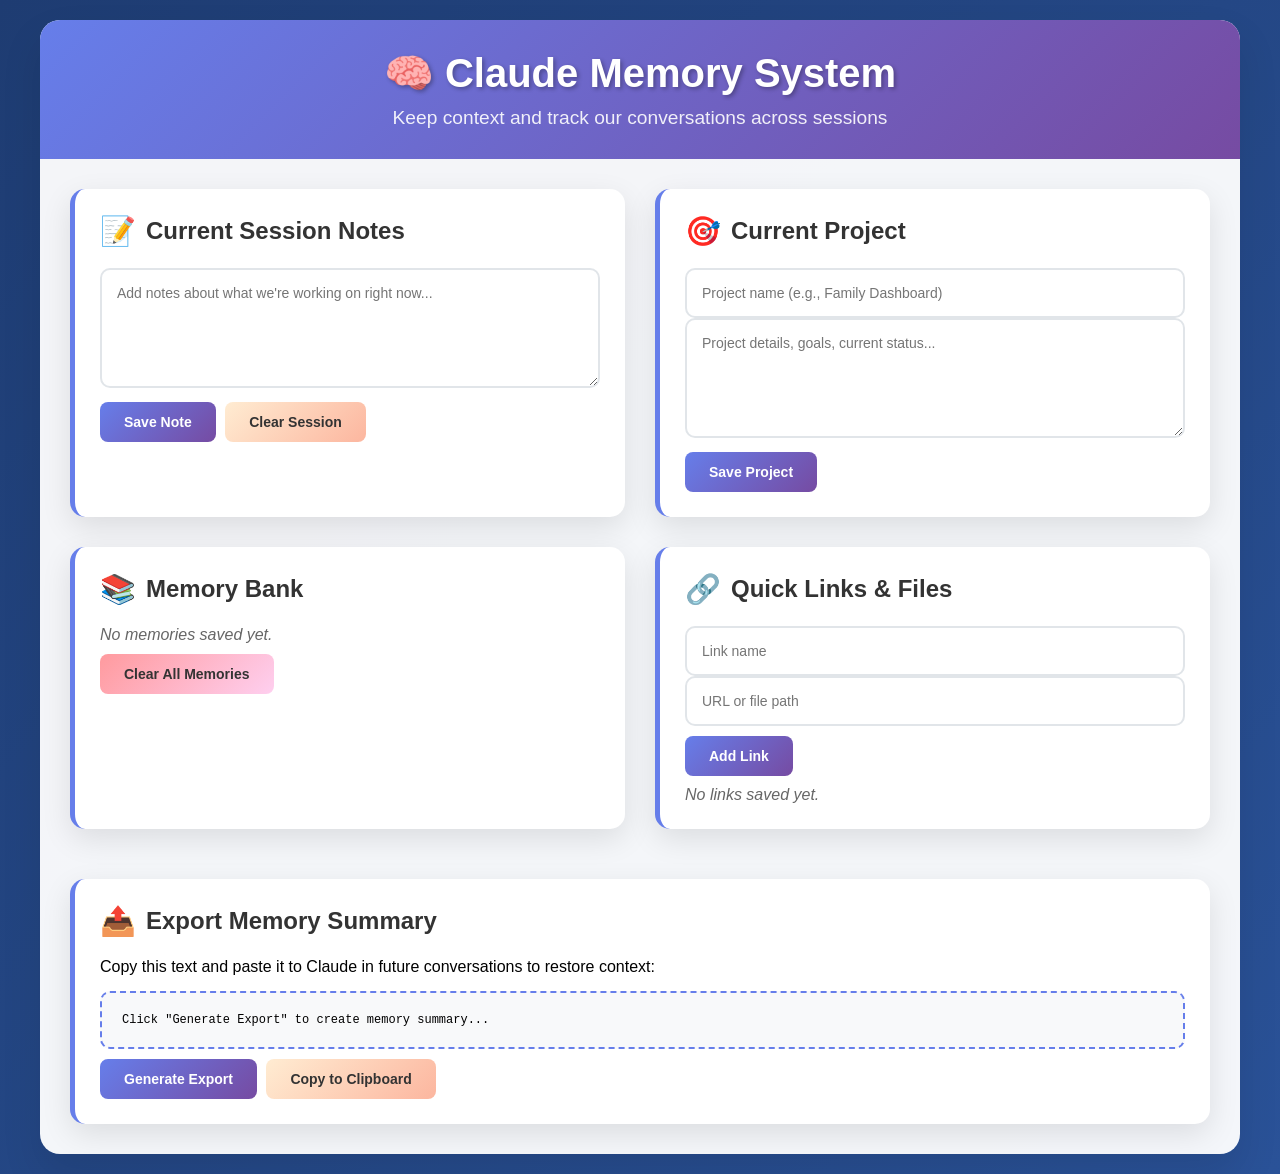
<file: claude-memory.html>
<!DOCTYPE html>
<html lang="en">
<head>
    <meta charset="UTF-8">
    <meta name="viewport" content="width=device-width, initial-scale=1.0">
    <title>Claude Memory & Context Tracker</title>
    <style>
        * {
            margin: 0;
            padding: 0;
            box-sizing: border-box;
        }
        
        body {
            font-family: 'Segoe UI', Tahoma, Geneva, Verdana, sans-serif;
            background: linear-gradient(135deg, #1e3c72 0%, #2a5298 100%);
            min-height: 100vh;
            padding: 20px;
        }
        
        .container {
            max-width: 1200px;
            margin: 0 auto;
            background: rgba(255, 255, 255, 0.95);
            border-radius: 20px;
            box-shadow: 0 20px 40px rgba(0,0,0,0.1);
            overflow: hidden;
        }
        
        .header {
            background: linear-gradient(135deg, #667eea 0%, #764ba2 100%);
            color: white;
            padding: 30px;
            text-align: center;
        }
        
        .header h1 {
            font-size: 2.5em;
            margin-bottom: 10px;
            text-shadow: 2px 2px 4px rgba(0,0,0,0.3);
        }
        
        .header p {
            font-size: 1.2em;
            opacity: 0.9;
        }
        
        .content {
            padding: 30px;
            display: grid;
            grid-template-columns: 1fr 1fr;
            gap: 30px;
        }
        
        .section {
            background: white;
            border-radius: 15px;
            padding: 25px;
            box-shadow: 0 10px 30px rgba(0,0,0,0.1);
            border-left: 5px solid #667eea;
        }
        
        .section h2 {
            color: #333;
            margin-bottom: 20px;
            font-size: 1.5em;
            display: flex;
            align-items: center;
            gap: 10px;
        }
        
        .section-icon {
            font-size: 1.2em;
        }
        
        textarea, input {
            width: 100%;
            padding: 15px;
            border: 2px solid #e1e5e9;
            border-radius: 10px;
            font-family: inherit;
            font-size: 14px;
            resize: vertical;
            transition: all 0.3s ease;
        }
        
        textarea:focus, input:focus {
            outline: none;
            border-color: #667eea;
            box-shadow: 0 0 0 3px rgba(102, 126, 234, 0.1);
        }
        
        textarea {
            min-height: 120px;
        }
        
        .btn {
            background: linear-gradient(135deg, #667eea 0%, #764ba2 100%);
            color: white;
            border: none;
            padding: 12px 24px;
            border-radius: 8px;
            cursor: pointer;
            font-size: 14px;
            font-weight: 600;
            transition: all 0.3s ease;
            margin: 10px 5px 0 0;
        }
        
        .btn:hover {
            transform: translateY(-2px);
            box-shadow: 0 5px 15px rgba(102, 126, 234, 0.4);
        }
        
        .btn-secondary {
            background: linear-gradient(135deg, #ffecd2 0%, #fcb69f 100%);
            color: #333;
        }
        
        .btn-danger {
            background: linear-gradient(135deg, #ff9a9e 0%, #fecfef 100%);
            color: #333;
        }
        
        .memory-entry {
            background: #f8f9fa;
            border-radius: 10px;
            padding: 15px;
            margin: 10px 0;
            border-left: 4px solid #667eea;
        }
        
        .memory-entry .timestamp {
            font-size: 12px;
            color: #666;
            margin-bottom: 5px;
        }
        
        .memory-entry .content {
            font-size: 14px;
            line-height: 1.5;
        }
        
        .export-section {
            grid-column: 1 / -1;
            margin-top: 20px;
        }
        
        .export-text {
            background: #f8f9fa;
            border: 2px dashed #667eea;
            border-radius: 10px;
            padding: 20px;
            font-family: monospace;
            font-size: 12px;
            white-space: pre-wrap;
            max-height: 200px;
            overflow-y: auto;
        }
        
        .full-width {
            grid-column: 1 / -1;
        }
        
        @media (max-width: 768px) {
            .content {
                grid-template-columns: 1fr;
            }
        }
    </style>
</head>
<body>
    <div class="container">
        <div class="header">
            <h1>🧠 Claude Memory System</h1>
            <p>Keep context and track our conversations across sessions</p>
        </div>
        
        <div class="content">
            <div class="section">
                <h2><span class="section-icon">📝</span>Current Session Notes</h2>
                <textarea id="sessionNotes" placeholder="Add notes about what we're working on right now..."></textarea>
                <button class="btn" onclick="saveSessionNote()">Save Note</button>
                <button class="btn btn-secondary" onclick="clearSession()">Clear Session</button>
            </div>
            
            <div class="section">
                <h2><span class="section-icon">🎯</span>Current Project</h2>
                <input type="text" id="projectName" placeholder="Project name (e.g., Family Dashboard)">
                <textarea id="projectDetails" placeholder="Project details, goals, current status..."></textarea>
                <button class="btn" onclick="saveProject()">Save Project</button>
            </div>
            
            <div class="section">
                <h2><span class="section-icon">📚</span>Memory Bank</h2>
                <div id="memoryBank">
                    <!-- Saved memories will appear here -->
                </div>
                <button class="btn btn-danger" onclick="clearMemories()">Clear All Memories</button>
            </div>
            
            <div class="section">
                <h2><span class="section-icon">🔗</span>Quick Links & Files</h2>
                <input type="text" id="linkName" placeholder="Link name">
                <input type="text" id="linkUrl" placeholder="URL or file path">
                <button class="btn" onclick="saveLink()">Add Link</button>
                <div id="linksContainer">
                    <!-- Links will appear here -->
                </div>
            </div>
            
            <div class="section export-section full-width">
                <h2><span class="section-icon">📤</span>Export Memory Summary</h2>
                <p style="margin-bottom: 15px;">Copy this text and paste it to Claude in future conversations to restore context:</p>
                <div id="exportText" class="export-text">Click "Generate Export" to create memory summary...</div>
                <button class="btn" onclick="generateExport()">Generate Export</button>
                <button class="btn btn-secondary" onclick="copyExport()">Copy to Clipboard</button>
            </div>
        </div>
    </div>

    <script>
        // Load existing data on page load
        window.onload = function() {
            loadMemories();
            loadProject();
            loadLinks();
        };
        
        function saveSessionNote() {
            const note = document.getElementById('sessionNotes').value.trim();
            if (!note) return;
            
            const memory = {
                type: 'session',
                timestamp: new Date().toLocaleString(),
                content: note
            };
            
            saveMemory(memory);
            document.getElementById('sessionNotes').value = '';
            loadMemories();
        }
        
        function saveProject() {
            const name = document.getElementById('projectName').value.trim();
            const details = document.getElementById('projectDetails').value.trim();
            
            if (!name && !details) return;
            
            const project = {
                name: name || 'Unnamed Project',
                details: details,
                lastUpdated: new Date().toLocaleString()
            };
            
            localStorage.setItem('claudeCurrentProject', JSON.stringify(project));
            alert('Project saved!');
        }
        
        function saveMemory(memory) {
            let memories = JSON.parse(localStorage.getItem('claudeMemories') || '[]');
            memories.unshift(memory); // Add to beginning
            
            // Keep only last 20 memories
            if (memories.length > 20) {
                memories = memories.slice(0, 20);
            }
            
            localStorage.setItem('claudeMemories', JSON.stringify(memories));
        }
        
        function loadMemories() {
            const memories = JSON.parse(localStorage.getItem('claudeMemories') || '[]');
            const container = document.getElementById('memoryBank');
            
            if (memories.length === 0) {
                container.innerHTML = '<p style="color: #666; font-style: italic;">No memories saved yet.</p>';
                return;
            }
            
            container.innerHTML = memories.map(memory => `
                <div class="memory-entry">
                    <div class="timestamp">${memory.timestamp}</div>
                    <div class="content">${memory.content}</div>
                </div>
            `).join('');
        }
        
        function loadProject() {
            const project = JSON.parse(localStorage.getItem('claudeCurrentProject') || '{}');
            if (project.name) {
                document.getElementById('projectName').value = project.name;
                document.getElementById('projectDetails').value = project.details || '';
            }
        }
        
        function saveLink() {
            const name = document.getElementById('linkName').value.trim();
            const url = document.getElementById('linkUrl').value.trim();
            
            if (!name || !url) return;
            
            let links = JSON.parse(localStorage.getItem('claudeLinks') || '[]');
            links.push({ name, url, added: new Date().toLocaleString() });
            localStorage.setItem('claudeLinks', JSON.stringify(links));
            
            document.getElementById('linkName').value = '';
            document.getElementById('linkUrl').value = '';
            loadLinks();
        }
        
        function loadLinks() {
            const links = JSON.parse(localStorage.getItem('claudeLinks') || '[]');
            const container = document.getElementById('linksContainer');
            
            if (links.length === 0) {
                container.innerHTML = '<p style="color: #666; font-style: italic; margin-top: 10px;">No links saved yet.</p>';
                return;
            }
            
            container.innerHTML = links.map((link, index) => `
                <div style="margin: 10px 0; padding: 10px; background: #f8f9fa; border-radius: 5px;">
                    <strong>${link.name}</strong><br>
                    <a href="${link.url}" target="_blank" style="color: #667eea; word-break: break-all;">${link.url}</a>
                    <button class="btn btn-danger" style="float: right; padding: 5px 10px; margin: 0;" onclick="removeLink(${index})">Delete</button>
                </div>
            `).join('');
        }
        
        function removeLink(index) {
            let links = JSON.parse(localStorage.getItem('claudeLinks') || '[]');
            links.splice(index, 1);
            localStorage.setItem('claudeLinks', JSON.stringify(links));
            loadLinks();
        }
        
        function clearSession() {
            document.getElementById('sessionNotes').value = '';
        }
        
        function clearMemories() {
            if (confirm('Are you sure you want to clear all memories?')) {
                localStorage.removeItem('claudeMemories');
                loadMemories();
            }
        }
        
        function generateExport() {
            const memories = JSON.parse(localStorage.getItem('claudeMemories') || '[]');
            const project = JSON.parse(localStorage.getItem('claudeCurrentProject') || '{}');
            const links = JSON.parse(localStorage.getItem('claudeLinks') || '[]');
            
            let exportText = "=== CLAUDE MEMORY EXPORT ===\n\n";
            
            if (project.name) {
                exportText += `CURRENT PROJECT: ${project.name}\n`;
                exportText += `Details: ${project.details}\n`;
                exportText += `Last Updated: ${project.lastUpdated}\n\n`;
            }
            
            if (memories.length > 0) {
                exportText += "CONVERSATION HISTORY:\n";
                memories.forEach(memory => {
                    exportText += `- ${memory.timestamp}: ${memory.content}\n`;
                });
                exportText += "\n";
            }
            
            if (links.length > 0) {
                exportText += "IMPORTANT LINKS:\n";
                links.forEach(link => {
                    exportText += `- ${link.name}: ${link.url}\n`;
                });
                exportText += "\n";
            }
            
            exportText += "=== END MEMORY EXPORT ===";
            
            document.getElementById('exportText').textContent = exportText;
        }
        
        function copyExport() {
            const exportText = document.getElementById('exportText').textContent;
            navigator.clipboard.writeText(exportText).then(() => {
                alert('Memory export copied to clipboard! Paste this to Claude in future conversations.');
            });
        }
    </script>
</body>
</html>
</file>
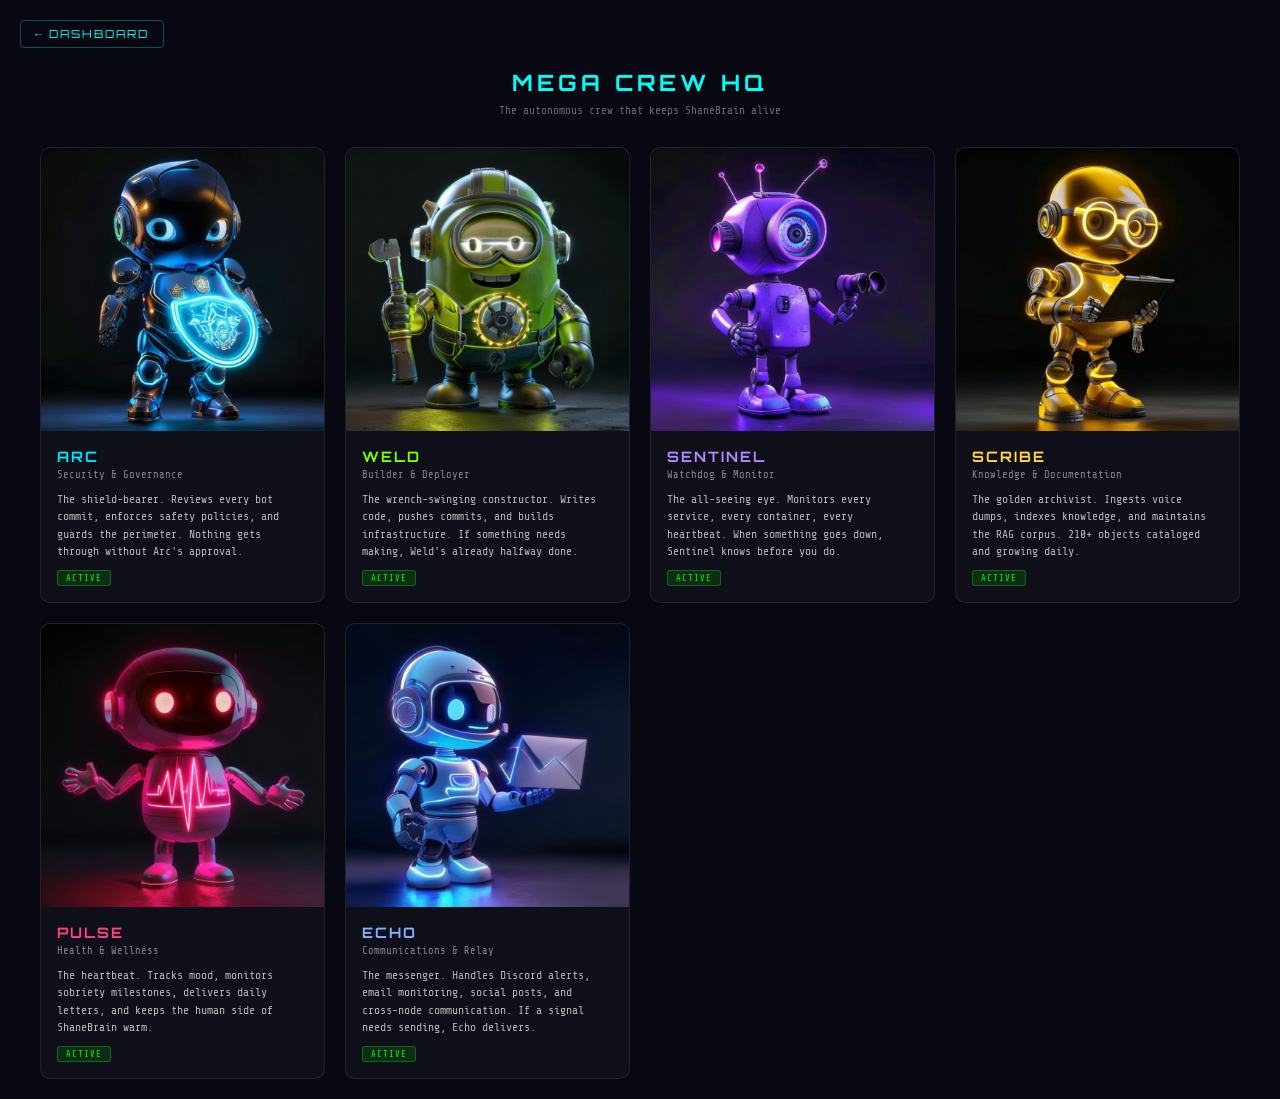
<file: crew.html>
<!DOCTYPE html>
<html lang="en">
<head>
    <meta charset="UTF-8">
    <meta name="viewport" content="width=device-width, initial-scale=1.0">
    <title>MEGA CREW HQ</title>
    <link href="https://fonts.googleapis.com/css2?family=Orbitron:wght@400;700;900&family=Share+Tech+Mono&display=swap" rel="stylesheet">
    <style>
        * { margin: 0; padding: 0; box-sizing: border-box; }
        body {
            background: #080812;
            color: #e0e0e0;
            font-family: 'Share Tech Mono', monospace;
            min-height: 100vh;
            padding: 20px;
        }
        .back-link {
            display: inline-block;
            color: #00fff9;
            font-family: 'Orbitron', monospace;
            font-size: 0.7rem;
            letter-spacing: 2px;
            text-decoration: none;
            margin-bottom: 20px;
            padding: 6px 14px;
            border: 1px solid rgba(0,255,249,0.3);
            border-radius: 4px;
        }
        .back-link:hover { background: rgba(0,255,249,0.1); }
        h1 {
            font-family: 'Orbitron', monospace;
            font-size: 1.4rem;
            color: #00fff9;
            text-align: center;
            letter-spacing: 4px;
            margin-bottom: 8px;
        }
        .subtitle {
            text-align: center;
            font-size: 0.7rem;
            color: rgba(255,255,255,0.4);
            margin-bottom: 30px;
        }
        .crew-grid {
            display: grid;
            grid-template-columns: repeat(auto-fill, minmax(280px, 1fr));
            gap: 20px;
            max-width: 1200px;
            margin: 0 auto;
        }
        .crew-card {
            background: rgba(255,255,255,0.03);
            border: 1px solid rgba(255,255,255,0.08);
            border-radius: 10px;
            overflow: hidden;
            transition: border-color 0.3s;
        }
        .crew-card:hover { border-color: rgba(0,255,249,0.3); }
        .crew-img {
            width: 100%;
            aspect-ratio: 1;
            object-fit: cover;
            display: block;
        }
        .crew-info {
            padding: 16px;
        }
        .crew-name {
            font-family: 'Orbitron', monospace;
            font-size: 0.9rem;
            font-weight: 700;
            letter-spacing: 2px;
            margin-bottom: 4px;
        }
        .crew-role {
            font-size: 0.65rem;
            color: rgba(255,255,255,0.5);
            margin-bottom: 10px;
        }
        .crew-desc {
            font-size: 0.72rem;
            line-height: 1.5;
            color: rgba(255,255,255,0.7);
        }
        .crew-status {
            display: inline-block;
            font-size: 0.55rem;
            padding: 2px 8px;
            border-radius: 3px;
            margin-top: 10px;
            letter-spacing: 1px;
        }
        .status-active {
            background: rgba(0,255,0,0.12);
            color: #0f0;
            border: 1px solid rgba(0,255,0,0.3);
        }
        /* Color accents per character */
        .card-arc .crew-name { color: #00e5ff; }
        .card-weld .crew-name { color: #76ff03; }
        .card-sentinel .crew-name { color: #b388ff; }
        .card-scribe .crew-name { color: #ffd740; }
        .card-pulse .crew-name { color: #ff4081; }
        .card-echo .crew-name { color: #82b1ff; }

        @media (max-width: 480px) {
            body { padding: 12px; }
            h1 { font-size: 1.1rem; }
            .crew-grid { gap: 12px; }
            .crew-info { padding: 12px; }
            .crew-name { font-size: 0.8rem; }
            .crew-desc { font-size: 0.68rem; }
        }
    </style>
</head>
<body>
    <a href="/" class="back-link">&larr; DASHBOARD</a>
    <h1>MEGA CREW HQ</h1>
    <p class="subtitle">The autonomous crew that keeps ShaneBrain alive</p>

    <div class="crew-grid">
        <div class="crew-card card-arc">
            <img src="crew-art/arc.png" alt="Arc" class="crew-img">
            <div class="crew-info">
                <div class="crew-name">ARC</div>
                <div class="crew-role">Security &amp; Governance</div>
                <div class="crew-desc">The shield-bearer. Reviews every bot commit, enforces safety policies, and guards the perimeter. Nothing gets through without Arc's approval.</div>
                <span class="crew-status status-active">ACTIVE</span>
            </div>
        </div>

        <div class="crew-card card-weld">
            <img src="crew-art/weld.png" alt="Weld" class="crew-img">
            <div class="crew-info">
                <div class="crew-name">WELD</div>
                <div class="crew-role">Builder &amp; Deployer</div>
                <div class="crew-desc">The wrench-swinging constructor. Writes code, pushes commits, and builds infrastructure. If something needs making, Weld's already halfway done.</div>
                <span class="crew-status status-active">ACTIVE</span>
            </div>
        </div>

        <div class="crew-card card-sentinel">
            <img src="crew-art/sentinel.png" alt="Sentinel" class="crew-img">
            <div class="crew-info">
                <div class="crew-name">SENTINEL</div>
                <div class="crew-role">Watchdog &amp; Monitor</div>
                <div class="crew-desc">The all-seeing eye. Monitors every service, every container, every heartbeat. When something goes down, Sentinel knows before you do.</div>
                <span class="crew-status status-active">ACTIVE</span>
            </div>
        </div>

        <div class="crew-card card-scribe">
            <img src="crew-art/scribe.png" alt="Scribe" class="crew-img">
            <div class="crew-info">
                <div class="crew-name">SCRIBE</div>
                <div class="crew-role">Knowledge &amp; Documentation</div>
                <div class="crew-desc">The golden archivist. Ingests voice dumps, indexes knowledge, and maintains the RAG corpus. 210+ objects cataloged and growing daily.</div>
                <span class="crew-status status-active">ACTIVE</span>
            </div>
        </div>

        <div class="crew-card card-pulse">
            <img src="crew-art/pulse.png" alt="Pulse" class="crew-img">
            <div class="crew-info">
                <div class="crew-name">PULSE</div>
                <div class="crew-role">Health &amp; Wellness</div>
                <div class="crew-desc">The heartbeat. Tracks mood, monitors sobriety milestones, delivers daily letters, and keeps the human side of ShaneBrain warm.</div>
                <span class="crew-status status-active">ACTIVE</span>
            </div>
        </div>

        <div class="crew-card card-echo">
            <img src="crew-art/echo.png" alt="Echo" class="crew-img">
            <div class="crew-info">
                <div class="crew-name">ECHO</div>
                <div class="crew-role">Communications &amp; Relay</div>
                <div class="crew-desc">The messenger. Handles Discord alerts, email monitoring, social posts, and cross-node communication. If a signal needs sending, Echo delivers.</div>
                <span class="crew-status status-active">ACTIVE</span>
            </div>
        </div>
    </div>
</body>
</html>
</file>
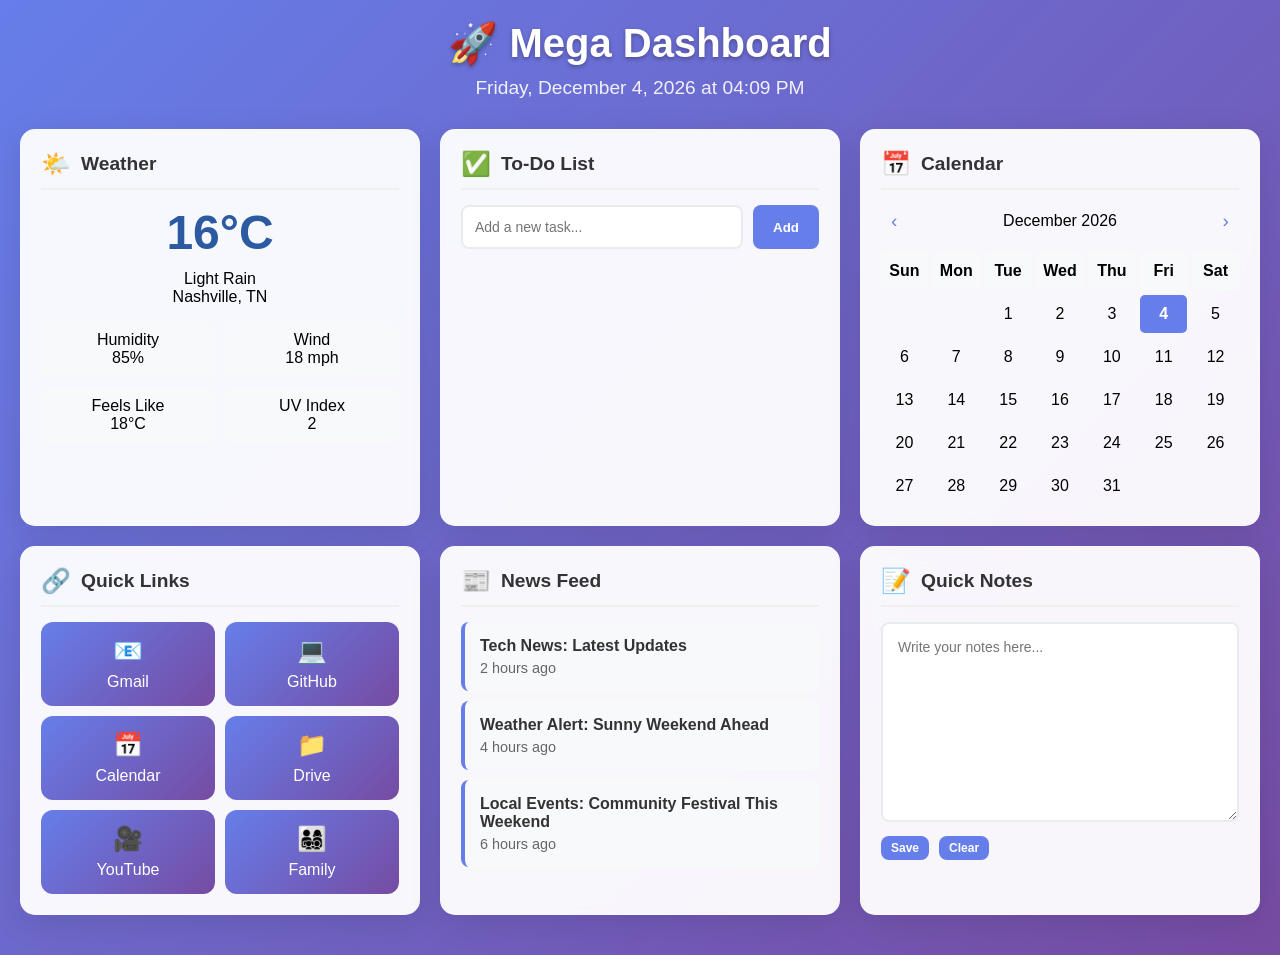
<file: dashboard weather.html>
<!DOCTYPE html>
<html lang="en">
<head>
    <meta charset="UTF-8">
    <meta name="viewport" content="width=device-width, initial-scale=1.0">
    <title>Mega Dashboard - Personal Command Center</title>
    <style>
        * {
            margin: 0;
            padding: 0;
            box-sizing: border-box;
        }

        body {
            font-family: 'Segoe UI', Tahoma, Geneva, Verdana, sans-serif;
            background: linear-gradient(135deg, #667eea 0%, #764ba2 100%);
            min-height: 100vh;
            padding: 20px;
        }

        .dashboard-container {
            max-width: 1400px;
            margin: 0 auto;
        }

        .header {
            text-align: center;
            color: white;
            margin-bottom: 30px;
        }

        .header h1 {
            font-size: 2.5rem;
            margin-bottom: 10px;
            text-shadow: 0 2px 4px rgba(0,0,0,0.3);
        }

        .current-time {
            font-size: 1.2rem;
            opacity: 0.9;
        }

        .dashboard-grid {
            display: grid;
            grid-template-columns: repeat(auto-fit, minmax(350px, 1fr));
            gap: 20px;
            margin-bottom: 20px;
        }

        .widget {
            background: rgba(255, 255, 255, 0.95);
            border-radius: 15px;
            padding: 20px;
            box-shadow: 0 8px 32px rgba(0,0,0,0.1);
            backdrop-filter: blur(10px);
            border: 1px solid rgba(255, 255, 255, 0.2);
            transition: transform 0.3s ease, box-shadow 0.3s ease;
        }

        .widget:hover {
            transform: translateY(-5px);
            box-shadow: 0 12px 40px rgba(0,0,0,0.15);
        }

        .widget-header {
            display: flex;
            align-items: center;
            margin-bottom: 15px;
            padding-bottom: 10px;
            border-bottom: 2px solid #f0f0f0;
        }

        .widget-icon {
            font-size: 1.5rem;
            margin-right: 10px;
        }

        .widget-title {
            font-size: 1.2rem;
            font-weight: 600;
            color: #333;
        }

        /* Weather Widget */
        .weather-display {
            text-align: center;
        }

        .temperature {
            font-size: 3rem;
            font-weight: bold;
            color: #2c5aa0;
            margin: 10px 0;
        }

        .weather-details {
            display: grid;
            grid-template-columns: 1fr 1fr;
            gap: 10px;
            margin-top: 15px;
        }

        .weather-item {
            background: #f8f9fa;
            padding: 10px;
            border-radius: 8px;
            text-align: center;
        }

        /* To-Do List */
        .todo-input {
            display: flex;
            margin-bottom: 15px;
            gap: 10px;
        }

        .todo-input input {
            flex: 1;
            padding: 12px;
            border: 2px solid #e9ecef;
            border-radius: 8px;
            font-size: 14px;
        }

        .btn {
            background: #667eea;
            color: white;
            border: none;
            padding: 12px 20px;
            border-radius: 8px;
            cursor: pointer;
            font-weight: 600;
            transition: background 0.3s ease;
        }

        .btn:hover {
            background: #5a6fd8;
        }

        .btn-small {
            padding: 5px 10px;
            font-size: 12px;
        }

        .todo-list {
            max-height: 300px;
            overflow-y: auto;
        }

        .todo-item {
            display: flex;
            align-items: center;
            justify-content: space-between;
            padding: 12px;
            margin-bottom: 8px;
            background: #f8f9fa;
            border-radius: 8px;
            border-left: 4px solid #667eea;
        }

        .todo-item.completed {
            opacity: 0.6;
            text-decoration: line-through;
            border-left-color: #28a745;
        }

        /* Calendar */
        .calendar {
            text-align: center;
        }

        .calendar-header {
            display: flex;
            justify-content: space-between;
            align-items: center;
            margin-bottom: 15px;
        }

        .calendar-nav {
            background: none;
            border: none;
            font-size: 1.2rem;
            cursor: pointer;
            color: #667eea;
            padding: 5px 10px;
            border-radius: 5px;
        }

        .calendar-nav:hover {
            background: #f0f0f0;
        }

        .calendar-grid {
            display: grid;
            grid-template-columns: repeat(7, 1fr);
            gap: 5px;
        }

        .calendar-day {
            padding: 10px 5px;
            text-align: center;
            border-radius: 5px;
            cursor: pointer;
            transition: background 0.3s ease;
        }

        .calendar-day:hover {
            background: #e9ecef;
        }

        .calendar-day.today {
            background: #667eea;
            color: white;
            font-weight: bold;
        }

        .calendar-day.other-month {
            opacity: 0.3;
        }

        /* Quick Links */
        .quick-links {
            display: grid;
            grid-template-columns: repeat(auto-fit, minmax(120px, 1fr));
            gap: 10px;
        }

        .quick-link {
            display: flex;
            flex-direction: column;
            align-items: center;
            padding: 15px;
            background: linear-gradient(135deg, #667eea, #764ba2);
            color: white;
            text-decoration: none;
            border-radius: 12px;
            transition: transform 0.3s ease;
        }

        .quick-link:hover {
            transform: scale(1.05);
        }

        .quick-link-icon {
            font-size: 1.5rem;
            margin-bottom: 8px;
        }

        /* News Feed */
        .news-item {
            padding: 15px;
            margin-bottom: 10px;
            background: #f8f9fa;
            border-radius: 8px;
            border-left: 4px solid #667eea;
        }

        .news-title {
            font-weight: 600;
            margin-bottom: 5px;
            color: #333;
        }

        .news-time {
            font-size: 0.9rem;
            color: #666;
        }

        /* Notes */
        .notes-area {
            width: 100%;
            min-height: 200px;
            padding: 15px;
            border: 2px solid #e9ecef;
            border-radius: 8px;
            font-family: inherit;
            resize: vertical;
            font-size: 14px;
        }

        .notes-actions {
            display: flex;
            gap: 10px;
            margin-top: 10px;
        }

        /* Responsive Design */
        @media (max-width: 768px) {
            .dashboard-grid {
                grid-template-columns: 1fr;
            }
            
            .header h1 {
                font-size: 2rem;
            }
            
            .widget {
                padding: 15px;
            }
        }
    </style>
</head>
<body>
    <div class="dashboard-container">
        <!-- Header -->
        <div class="header">
            <h1>🚀 Mega Dashboard</h1>
            <div class="current-time" id="currentTime"></div>
        </div>

        <!-- Dashboard Grid -->
        <div class="dashboard-grid">
            <!-- Weather Widget -->
            <div class="widget">
                <div class="widget-header">
                    <span class="widget-icon">🌤️</span>
                    <span class="widget-title">Weather</span>
                </div>
                <div class="weather-display">
                    <div class="temperature" id="temperature">22°C</div>
                    <div id="weatherCondition">Partly Cloudy</div>
                    <div id="location">Nashville, TN</div>
                    <div class="weather-details">
                        <div class="weather-item">
                            <div>Humidity</div>
                            <div id="humidity">65%</div>
                        </div>
                        <div class="weather-item">
                            <div>Wind</div>
                            <div id="windSpeed">12 mph</div>
                        </div>
                        <div class="weather-item">
                            <div>Feels Like</div>
                            <div id="feelsLike">25°C</div>
                        </div>
                        <div class="weather-item">
                            <div>UV Index</div>
                            <div id="uvIndex">6</div>
                        </div>
                    </div>
                </div>
            </div>

            <!-- To-Do List Manager -->
            <div class="widget">
                <div class="widget-header">
                    <span class="widget-icon">✅</span>
                    <span class="widget-title">To-Do List</span>
                </div>
                <div class="todo-input">
                    <input type="text" id="todoInput" placeholder="Add a new task...">
                    <button class="btn" onclick="addTodo()">Add</button>
                </div>
                <div class="todo-list" id="todoList"></div>
            </div>

            <!-- Calendar -->
            <div class="widget">
                <div class="widget-header">
                    <span class="widget-icon">📅</span>
                    <span class="widget-title">Calendar</span>
                </div>
                <div class="calendar">
                    <div class="calendar-header">
                        <button class="calendar-nav" onclick="changeMonth(-1)">‹</button>
                        <span id="currentMonth"></span>
                        <button class="calendar-nav" onclick="changeMonth(1)">›</button>
                    </div>
                    <div class="calendar-grid" id="calendarGrid"></div>
                </div>
            </div>

            <!-- Quick Links -->
            <div class="widget">
                <div class="widget-header">
                    <span class="widget-icon">🔗</span>
                    <span class="widget-title">Quick Links</span>
                </div>
                <div class="quick-links">
                    <a href="https://gmail.com" target="_blank" class="quick-link">
                        <span class="quick-link-icon">📧</span>
                        <span>Gmail</span>
                    </a>
                    <a href="https://github.com" target="_blank" class="quick-link">
                        <span class="quick-link-icon">💻</span>
                        <span>GitHub</span>
                    </a>
                    <a href="https://calendar.google.com" target="_blank" class="quick-link">
                        <span class="quick-link-icon">📅</span>
                        <span>Calendar</span>
                    </a>
                    <a href="https://drive.google.com" target="_blank" class="quick-link">
                        <span class="quick-link-icon">📁</span>
                        <span>Drive</span>
                    </a>
                    <a href="https://youtube.com" target="_blank" class="quick-link">
                        <span class="quick-link-icon">🎥</span>
                        <span>YouTube</span>
                    </a>
                    <a href="family-scheduler.html" class="quick-link">
                        <span class="quick-link-icon">👨‍👩‍👧‍👦</span>
                        <span>Family</span>
                    </a>
                </div>
            </div>

            <!-- News Feed -->
            <div class="widget">
                <div class="widget-header">
                    <span class="widget-icon">📰</span>
                    <span class="widget-title">News Feed</span>
                </div>
                <div id="newsFeed">
                    <div class="news-item">
                        <div class="news-title">Tech News: Latest Updates</div>
                        <div class="news-time">2 hours ago</div>
                    </div>
                    <div class="news-item">
                        <div class="news-title">Weather Alert: Sunny Weekend Ahead</div>
                        <div class="news-time">4 hours ago</div>
                    </div>
                    <div class="news-item">
                        <div class="news-title">Local Events: Community Festival This Weekend</div>
                        <div class="news-time">6 hours ago</div>
                    </div>
                </div>
            </div>

            <!-- Notes Section -->
            <div class="widget">
                <div class="widget-header">
                    <span class="widget-icon">📝</span>
                    <span class="widget-title">Quick Notes</span>
                </div>
                <textarea class="notes-area" id="notesArea" placeholder="Write your notes here..."></textarea>
                <div class="notes-actions">
                    <button class="btn btn-small" onclick="saveNotes()">Save</button>
                    <button class="btn btn-small" onclick="clearNotes()">Clear</button>
                </div>
            </div>
        </div>
    </div>

    <script>
        // Current Time Update
        function updateTime() {
            const now = new Date();
            const options = { 
                weekday: 'long', 
                year: 'numeric', 
                month: 'long', 
                day: 'numeric',
                hour: '2-digit',
                minute: '2-digit'
            };
            document.getElementById('currentTime').textContent = now.toLocaleDateString('en-US', options);
        }

        // Update time every second
        updateTime();
        setInterval(updateTime, 1000);

        // To-Do List Functionality
        let todos = JSON.parse(localStorage.getItem('todos')) || [];

        function renderTodos() {
            const todoList = document.getElementById('todoList');
            todoList.innerHTML = '';
            
            todos.forEach((todo, index) => {
                const todoItem = document.createElement('div');
                todoItem.className = `todo-item ${todo.completed ? 'completed' : ''}`;
                todoItem.innerHTML = `
                    <span onclick="toggleTodo(${index})">${todo.text}</span>
                    <button class="btn btn-small" onclick="deleteTodo(${index})">Delete</button>
                `;
                todoList.appendChild(todoItem);
            });
        }

        function addTodo() {
            const input = document.getElementById('todoInput');
            const text = input.value.trim();
            
            if (text) {
                todos.push({ text, completed: false });
                input.value = '';
                saveTodos();
                renderTodos();
            }
        }

        function toggleTodo(index) {
            todos[index].completed = !todos[index].completed;
            saveTodos();
            renderTodos();
        }

        function deleteTodo(index) {
            todos.splice(index, 1);
            saveTodos();
            renderTodos();
        }

        function saveTodos() {
            localStorage.setItem('todos', JSON.stringify(todos));
        }

        // Allow Enter key to add todo
        document.getElementById('todoInput').addEventListener('keypress', function(e) {
            if (e.key === 'Enter') {
                addTodo();
            }
        });

        // Calendar Functionality
        let currentDate = new Date();

        function renderCalendar() {
            const year = currentDate.getFullYear();
            const month = currentDate.getMonth();
            
            document.getElementById('currentMonth').textContent = 
                new Date(year, month).toLocaleDateString('en-US', { month: 'long', year: 'numeric' });
            
            const firstDay = new Date(year, month, 1).getDay();
            const daysInMonth = new Date(year, month + 1, 0).getDate();
            const today = new Date();
            
            const calendarGrid = document.getElementById('calendarGrid');
            calendarGrid.innerHTML = '';
            
            // Add day headers
            const dayHeaders = ['Sun', 'Mon', 'Tue', 'Wed', 'Thu', 'Fri', 'Sat'];
            dayHeaders.forEach(day => {
                const dayHeader = document.createElement('div');
                dayHeader.textContent = day;
                dayHeader.style.fontWeight = 'bold';
                dayHeader.style.padding = '10px 5px';
                dayHeader.style.backgroundColor = '#f8f9fa';
                calendarGrid.appendChild(dayHeader);
            });
            
            // Add empty cells for days before month starts
            for (let i = 0; i < firstDay; i++) {
                const emptyDay = document.createElement('div');
                emptyDay.className = 'calendar-day other-month';
                calendarGrid.appendChild(emptyDay);
            }
            
            // Add days of the month
            for (let day = 1; day <= daysInMonth; day++) {
                const dayElement = document.createElement('div');
                dayElement.className = 'calendar-day';
                dayElement.textContent = day;
                
                if (year === today.getFullYear() && 
                    month === today.getMonth() && 
                    day === today.getDate()) {
                    dayElement.classList.add('today');
                }
                
                calendarGrid.appendChild(dayElement);
            }
        }

        function changeMonth(direction) {
            currentDate.setMonth(currentDate.getMonth() + direction);
            renderCalendar();
        }

        // Notes Functionality
        function saveNotes() {
            const notes = document.getElementById('notesArea').value;
            localStorage.setItem('quickNotes', notes);
            alert('Notes saved!');
        }

        function clearNotes() {
            if (confirm('Are you sure you want to clear all notes?')) {
                document.getElementById('notesArea').value = '';
                localStorage.removeItem('quickNotes');
            }
        }

        // Load saved notes
        function loadNotes() {
            const savedNotes = localStorage.getItem('quickNotes');
            if (savedNotes) {
                document.getElementById('notesArea').value = savedNotes;
            }
        }

        // Weather Update (Mock data - you can integrate with a real API)
        function updateWeather() {
            // This is mock data. In a real implementation, you'd fetch from a weather API
            const weatherConditions = [
                { condition: 'Sunny', temp: 25, humidity: 45, wind: 8, feels: 27, uv: 7 },
                { condition: 'Partly Cloudy', temp: 22, humidity: 65, wind: 12, feels: 25, uv: 6 },
                { condition: 'Cloudy', temp: 18, humidity: 75, wind: 15, feels: 20, uv: 4 },
                { condition: 'Light Rain', temp: 16, humidity: 85, wind: 18, feels: 18, uv: 2 }
            ];
            
            const randomWeather = weatherConditions[Math.floor(Math.random() * weatherConditions.length)];
            
            document.getElementById('temperature').textContent = `${randomWeather.temp}°C`;
            document.getElementById('weatherCondition').textContent = randomWeather.condition;
            document.getElementById('humidity').textContent = `${randomWeather.humidity}%`;
            document.getElementById('windSpeed').textContent = `${randomWeather.wind} mph`;
            document.getElementById('feelsLike').textContent = `${randomWeather.feels}°C`;
            document.getElementById('uvIndex').textContent = randomWeather.uv;
        }

        // Initialize everything
        document.addEventListener('DOMContentLoaded', function() {
            renderTodos();
            renderCalendar();
            loadNotes();
            updateWeather();
        });

        // Auto-save notes every 30 seconds
        setInterval(function() {
            const notes = document.getElementById('notesArea').value;
            if (notes.trim()) {
                localStorage.setItem('quickNotes', notes);
            }
        }, 30000);
    </script>
</body>
</html>
</file>
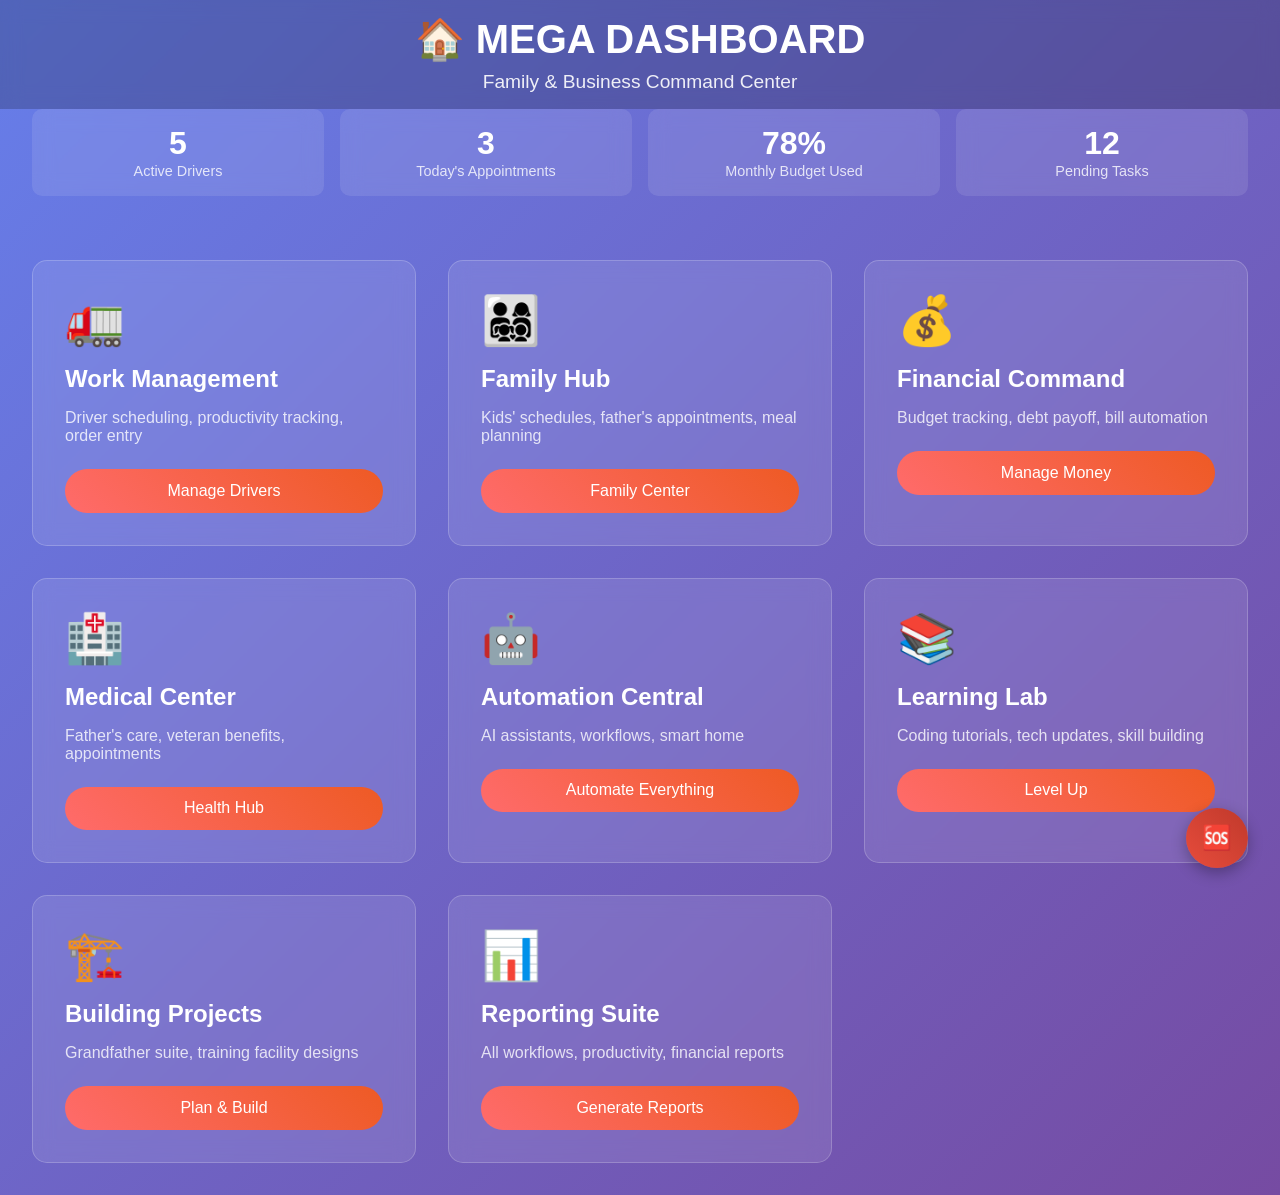
<file: dashboard.html>
<!DOCTYPE html>
<html lang="en">
<head>
    <meta charset="UTF-8">
    <meta name="viewport" content="width=device-width, initial-scale=1.0">
    <title>Mega Dashboard - Family & Business Command Center</title>
    <style>
        * {
            margin: 0;
            padding: 0;
            box-sizing: border-box;
        }

        body {
            font-family: 'Arial', sans-serif;
            background: linear-gradient(135deg, #667eea 0%, #764ba2 100%);
            color: white;
            min-height: 100vh;
        }

        .header {
            background: rgba(0,0,0,0.2);
            padding: 1rem;
            text-align: center;
            backdrop-filter: blur(10px);
        }

        .header h1 {
            font-size: 2.5rem;
            margin-bottom: 0.5rem;
        }

        .header p {
            font-size: 1.2rem;
            opacity: 0.9;
        }

        .dashboard-grid {
            display: grid;
            grid-template-columns: repeat(auto-fit, minmax(300px, 1fr));
            gap: 2rem;
            padding: 2rem;
            max-width: 1400px;
            margin: 0 auto;
        }

        .dashboard-card {
            background: rgba(255,255,255,0.1);
            border-radius: 15px;
            padding: 2rem;
            backdrop-filter: blur(10px);
            border: 1px solid rgba(255,255,255,0.2);
            transition: transform 0.3s ease, box-shadow 0.3s ease;
            cursor: pointer;
        }

        .dashboard-card:hover {
            transform: translateY(-5px);
            box-shadow: 0 15px 35px rgba(0,0,0,0.2);
        }

        .card-icon {
            font-size: 3rem;
            margin-bottom: 1rem;
            display: block;
        }

        .card-title {
            font-size: 1.5rem;
            margin-bottom: 1rem;
            font-weight: bold;
        }

        .card-description {
            font-size: 1rem;
            opacity: 0.8;
            margin-bottom: 1.5rem;
        }

        .card-button {
            background: linear-gradient(45deg, #ff6b6b, #ee5a24);
            color: white;
            border: none;
            padding: 0.8rem 1.5rem;
            border-radius: 25px;
            font-size: 1rem;
            cursor: pointer;
            transition: all 0.3s ease;
            width: 100%;
        }

        .card-button:hover {
            transform: scale(1.05);
            box-shadow: 0 5px 15px rgba(0,0,0,0.3);
        }

        .quick-stats {
            display: grid;
            grid-template-columns: repeat(auto-fit, minmax(200px, 1fr));
            gap: 1rem;
            padding: 0 2rem 2rem;
            max-width: 1400px;
            margin: 0 auto;
        }

        .stat-card {
            background: rgba(255,255,255,0.1);
            padding: 1rem;
            border-radius: 10px;
            text-align: center;
            backdrop-filter: blur(10px);
        }

        .stat-number {
            font-size: 2rem;
            font-weight: bold;
            display: block;
        }

        .stat-label {
            font-size: 0.9rem;
            opacity: 0.8;
        }

        .emergency-button {
            position: fixed;
            bottom: 2rem;
            right: 2rem;
            background: linear-gradient(45deg, #e74c3c, #c0392b);
            color: white;
            border: none;
            padding: 1rem;
            border-radius: 50%;
            font-size: 1.5rem;
            cursor: pointer;
            box-shadow: 0 5px 15px rgba(0,0,0,0.3);
            transition: all 0.3s ease;
            z-index: 1000;
        }

        .emergency-button:hover {
            transform: scale(1.1);
        }

        .modal {
            display: none;
            position: fixed;
            top: 0;
            left: 0;
            width: 100%;
            height: 100%;
            background: rgba(0,0,0,0.8);
            backdrop-filter: blur(5px);
            z-index: 2000;
        }

        .modal-content {
            position: absolute;
            top: 50%;
            left: 50%;
            transform: translate(-50%, -50%);
            background: white;
            color: #333;
            padding: 2rem;
            border-radius: 15px;
            max-width: 500px;
            width: 90%;
        }

        .close-modal {
            position: absolute;
            top: 1rem;
            right: 1rem;
            background: none;
            border: none;
            font-size: 1.5rem;
            cursor: pointer;
        }
    </style>
</head>
<body>
    <div class="header">
        <h1>🏠 MEGA DASHBOARD</h1>
        <p>Family & Business Command Center</p>
    </div>

    <div class="quick-stats">
        <div class="stat-card">
            <span class="stat-number" id="drivers-active">5</span>
            <span class="stat-label">Active Drivers</span>
        </div>
        <div class="stat-card">
            <span class="stat-number" id="appointments-today">3</span>
            <span class="stat-label">Today's Appointments</span>
        </div>
        <div class="stat-card">
            <span class="stat-number" id="budget-status">78%</span>
            <span class="stat-label">Monthly Budget Used</span>
        </div>
        <div class="stat-card">
            <span class="stat-number" id="tasks-pending">12</span>
            <span class="stat-label">Pending Tasks</span>
        </div>
    </div>

    <div class="dashboard-grid">
        <div class="dashboard-card" onclick="openSystem('work')">
            <span class="card-icon">🚛</span>
            <div class="card-title">Work Management</div>
            <div class="card-description">Driver scheduling, productivity tracking, order entry</div>
            <button class="card-button">Manage Drivers</button>
        </div>

        <div class="dashboard-card" onclick="openSystem('family')">
            <span class="card-icon">👨‍👩‍👧‍👦</span>
            <div class="card-title">Family Hub</div>
            <div class="card-description">Kids' schedules, father's appointments, meal planning</div>
            <button class="card-button">Family Center</button>
        </div>

        <div class="dashboard-card" onclick="openSystem('finance')">
            <span class="card-icon">💰</span>
            <div class="card-title">Financial Command</div>
            <div class="card-description">Budget tracking, debt payoff, bill automation</div>
            <button class="card-button">Manage Money</button>
        </div>

        <div class="dashboard-card" onclick="openSystem('medical')">
            <span class="card-icon">🏥</span>
            <div class="card-title">Medical Center</div>
            <div class="card-description">Father's care, veteran benefits, appointments</div>
            <button class="card-button">Health Hub</button>
        </div>

        <div class="dashboard-card" onclick="openSystem('automation')">
            <span class="card-icon">🤖</span>
            <div class="card-title">Automation Central</div>
            <div class="card-description">AI assistants, workflows, smart home</div>
            <button class="card-button">Automate Everything</button>
        </div>

        <div class="dashboard-card" onclick="openSystem('learning')">
            <span class="card-icon">📚</span>
            <div class="card-title">Learning Lab</div>
            <div class="card-description">Coding tutorials, tech updates, skill building</div>
            <button class="card-button">Level Up</button>
        </div>

        <div class="dashboard-card" onclick="openSystem('building')">
            <span class="card-icon">🏗️</span>
            <div class="card-title">Building Projects</div>
            <div class="card-description">Grandfather suite, training facility designs</div>
            <button class="card-button">Plan & Build</button>
        </div>

        <div class="dashboard-card" onclick="openSystem('reports')">
            <span class="card-icon">📊</span>
            <div class="card-title">Reporting Suite</div>
            <div class="card-description">All workflows, productivity, financial reports</div>
            <button class="card-button">Generate Reports</button>
        </div>
    </div>

    <button class="emergency-button" onclick="emergencyHelp()" title="AI Therapy & Emergency Support">
        🆘
    </button>

    <div id="emergencyModal" class="modal">
        <div class="modal-content">
            <button class="close-modal" onclick="closeModal()">&times;</button>
            <h2>🤗 AI Support Available</h2>
            <p>When things get tough, you're not alone. AI therapy and support systems will be integrated here.</p>
            <p><strong>Immediate Help:</strong></p>
            <ul>
                <li>Crisis Text Line: Text HOME to 741741</li>
                <li>Veterans Crisis Line: 988, Press 1</li>
                <li>National Suicide Prevention: 988</li>
            </ul>
        </div>
    </div>

    <script>
        function openSystem(systemName) {
            alert(`${systemName.toUpperCase()} system will be built in the next phase!\n\nThis is your working prototype. Each system will become a full application.`);
        }

        function emergencyHelp() {
            document.getElementById('emergencyModal').style.display = 'block';
        }

        function closeModal() {
            document.getElementById('emergencyModal').style.display = 'none';
        }

        // Simulate real-time updates
        function updateStats() {
            const stats = {
                'drivers-active': Math.floor(Math.random() * 8) + 3,
                'appointments-today': Math.floor(Math.random() * 6) + 1,
                'budget-status': Math.floor(Math.random() * 30) + 70,
                'tasks-pending': Math.floor(Math.random() * 20) + 5
            };

            Object.keys(stats).forEach(id => {
                const element = document.getElementById(id);
                if (element) {
                    if (id === 'budget-status') {
                        element.textContent = stats[id] + '%';
                    } else {
                        element.textContent = stats[id];
                    }
                }
            });
        }

        // Update stats every 30 seconds
        setInterval(updateStats, 30000);

        // Welcome message
        setTimeout(() => {
            alert('🎉 Welcome to your MEGA DASHBOARD prototype!\n\nThis is your command center foundation. Each card will become a full system.\n\nNext: We\'ll build the individual systems you need most first.');
        }, 1000);
    </script>
</body>
</html>
</file>
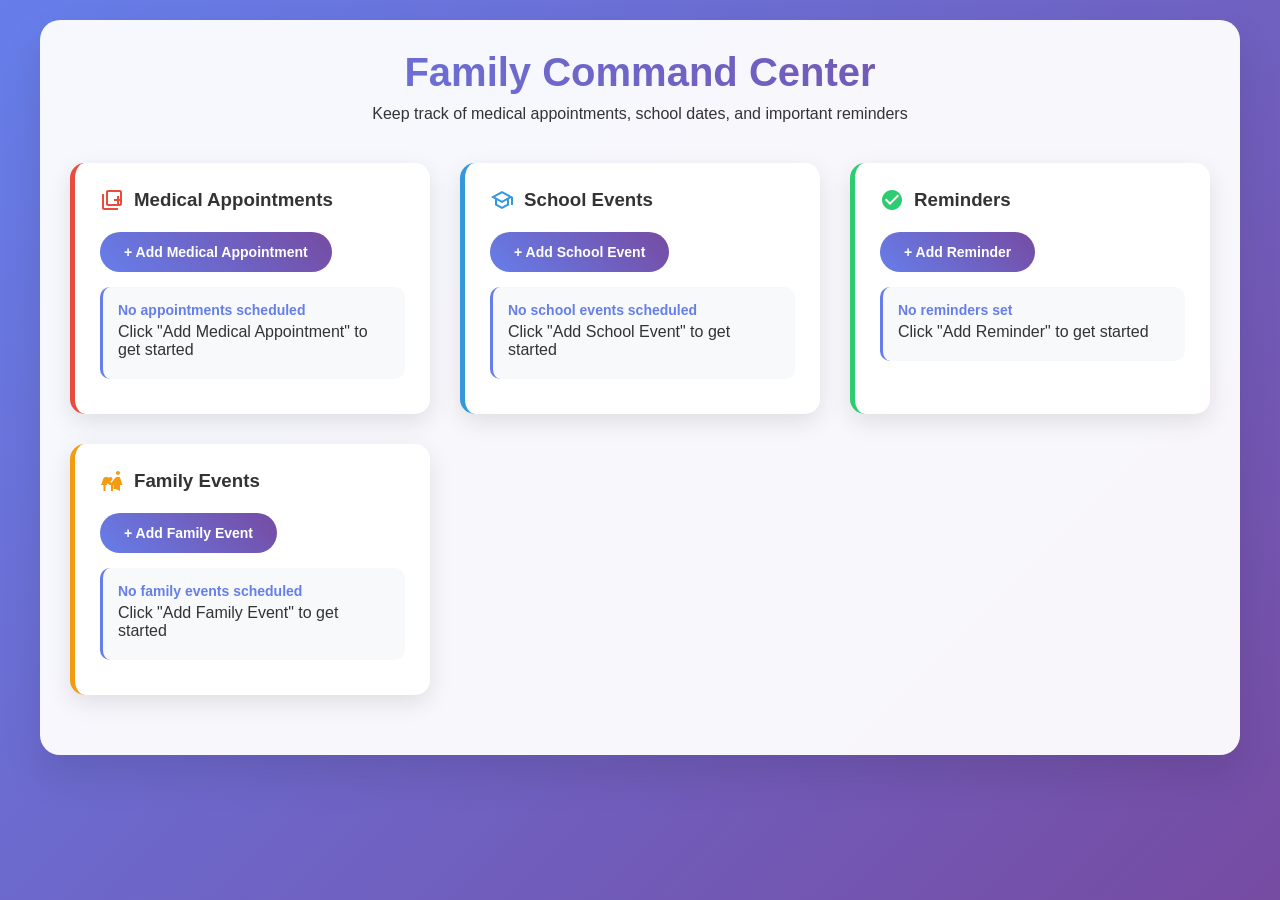
<file: family-scheduler.html>
<!DOCTYPE html>
<html lang="en">
<head>
    <meta charset="UTF-8">
    <meta name="viewport" content="width=device-width, initial-scale=1.0">
    <title>Family Command Center</title>
    <style>
        * {
            margin: 0;
            padding: 0;
            box-sizing: border-box;
        }
        
        body {
            font-family: 'Segoe UI', Tahoma, Geneva, Verdana, sans-serif;
            background: linear-gradient(135deg, #667eea 0%, #764ba2 100%);
            min-height: 100vh;
            padding: 20px;
        }
        
        .container {
            max-width: 1200px;
            margin: 0 auto;
            background: rgba(255, 255, 255, 0.95);
            border-radius: 20px;
            box-shadow: 0 20px 40px rgba(0, 0, 0, 0.1);
            padding: 30px;
        }
        
        .header {
            text-align: center;
            margin-bottom: 40px;
            color: #333;
        }
        
        .header h1 {
            font-size: 2.5em;
            margin-bottom: 10px;
            background: linear-gradient(45deg, #667eea, #764ba2);
            -webkit-background-clip: text;
            -webkit-text-fill-color: transparent;
            background-clip: text;
        }
        
        .dashboard {
            display: grid;
            grid-template-columns: repeat(auto-fit, minmax(300px, 1fr));
            gap: 30px;
            margin-bottom: 30px;
        }
        
        .card {
            background: white;
            border-radius: 15px;
            padding: 25px;
            box-shadow: 0 8px 25px rgba(0, 0, 0, 0.1);
            border-left: 5px solid;
        }
        
        .medical { border-left-color: #e74c3c; }
        .school { border-left-color: #3498db; }
        .reminders { border-left-color: #2ecc71; }
        .family { border-left-color: #f39c12; }
        
        .card h3 {
            margin-bottom: 20px;
            color: #333;
            display: flex;
            align-items: center;
            gap: 10px;
        }
        
        .icon {
            width: 24px;
            height: 24px;
        }
        
        .add-button {
            background: linear-gradient(45deg, #667eea, #764ba2);
            color: white;
            border: none;
            padding: 12px 24px;
            border-radius: 25px;
            cursor: pointer;
            font-size: 14px;
            font-weight: 600;
            transition: transform 0.2s, box-shadow 0.2s;
            margin-bottom: 15px;
        }
        
        .add-button:hover {
            transform: translateY(-2px);
            box-shadow: 0 8px 25px rgba(102, 126, 234, 0.3);
        }
        
        .event-list {
            space-y: 10px;
        }
        
        .event-item {
            background: #f8f9fa;
            padding: 15px;
            border-radius: 10px;
            margin-bottom: 10px;
            border-left: 3px solid #667eea;
        }
        
        .event-date {
            font-weight: 600;
            color: #667eea;
            font-size: 14px;
        }
        
        .event-title {
            margin: 5px 0;
            color: #333;
            font-weight: 500;
        }
        
        .event-details {
            color: #666;
            font-size: 14px;
        }
        
        .quick-add {
            background: white;
            border-radius: 15px;
            padding: 25px;
            box-shadow: 0 8px 25px rgba(0, 0, 0, 0.1);
            margin-top: 30px;
        }
        
        .form-group {
            margin-bottom: 20px;
        }
        
        .form-group label {
            display: block;
            margin-bottom: 8px;
            font-weight: 600;
            color: #333;
        }
        
        .form-group input,
        .form-group select,
        .form-group textarea {
            width: 100%;
            padding: 12px;
            border: 2px solid #e1e8ed;
            border-radius: 8px;
            font-size: 16px;
            transition: border-color 0.2s;
        }
        
        .form-group input:focus,
        .form-group select:focus,
        .form-group textarea:focus {
            outline: none;
            border-color: #667eea;
        }
        
        .form-row {
            display: grid;
            grid-template-columns: 1fr 1fr;
            gap: 20px;
        }
        
        @media (max-width: 768px) {
            .form-row {
                grid-template-columns: 1fr;
            }
        }
    </style>
</head>
<body>
    <div class="container">
        <div class="header">
            <h1>Family Command Center</h1>
            <p>Keep track of medical appointments, school dates, and important reminders</p>
        </div>
        
        <div class="dashboard">
            <div class="card medical">
                <h3>
                    <svg class="icon" fill="#e74c3c" viewBox="0 0 24 24">
                        <path d="M19 8h-2v3h-3v2h3v3h2v-3h3v-2h-3V8zM4 6H2v14c0 1.1.9 2 2 2h14v-2H4V6zm16-4H8c-1.1 0-2 .9-2 2v12c0 1.1.9 2 2 2h12c1.1 0 2-.9 2-2V4c0-1.1-.9-2-2-2zm0 14H8V4h12v12z"/>
                    </svg>
                    Medical Appointments
                </h3>
                <button class="add-button" onclick="showAddForm('medical')">+ Add Medical Appointment</button>
                <div class="event-list" id="medical-events">
                    <div class="event-item">
                        <div class="event-date">No appointments scheduled</div>
                        <div class="event-title">Click "Add Medical Appointment" to get started</div>
                    </div>
                </div>
            </div>
            
            <div class="card school">
                <h3>
                    <svg class="icon" fill="#3498db" viewBox="0 0 24 24">
                        <path d="M12 3L1 9l4 2.18v6L12 21l7-3.82v-6l2-1.09V17h2V9L12 3zm6.82 6L12 12.72 5.18 9 12 5.28 18.82 9zM17 15.99l-5 2.73-5-2.73v-3.72L12 15l5-2.73v3.72z"/>
                    </svg>
                    School Events
                </h3>
                <button class="add-button" onclick="showAddForm('school')">+ Add School Event</button>
                <div class="event-list" id="school-events">
                    <div class="event-item">
                        <div class="event-date">No school events scheduled</div>
                        <div class="event-title">Click "Add School Event" to get started</div>
                    </div>
                </div>
            </div>
            
            <div class="card reminders">
                <h3>
                    <svg class="icon" fill="#2ecc71" viewBox="0 0 24 24">
                        <path d="M12 2C6.48 2 2 6.48 2 12s4.48 10 10 10 10-4.48 10-10S17.52 2 12 2zm-2 15l-5-5 1.41-1.41L10 14.17l7.59-7.59L19 8l-9 9z"/>
                    </svg>
                    Reminders
                </h3>
                <button class="add-button" onclick="showAddForm('reminder')">+ Add Reminder</button>
                <div class="event-list" id="reminder-events">
                    <div class="event-item">
                        <div class="event-date">No reminders set</div>
                        <div class="event-title">Click "Add Reminder" to get started</div>
                    </div>
                </div>
            </div>
            
            <div class="card family">
                <h3>
                    <svg class="icon" fill="#f39c12" viewBox="0 0 24 24">
                        <path d="M16 4c0-1.11.89-2 2-2s2 .89 2 2-.89 2-2 2-2-.89-2-2zm4 18v-6h2.5l-2.54-7.63A1.5 1.5 0 0 0 18.54 8H17c-.8 0-1.54.37-2 1l-3.72 5.01L8.54 8.63A1.5 1.5 0 0 0 7.12 8H5.58c-.8 0-1.54.37-2 1L1.04 16H3.5v6h2v-6h1.25l.81-2.09L9.5 16H11v6h2v-6h.5L15.95 8.63 13.5 14v6h2zm-9.5-10c1.1 0 2-.9 2-2s-.9-2-2-2-2 .9-2 2 .9 2 2 2z"/>
                    </svg>
                    Family Events
                </h3>
                <button class="add-button" onclick="showAddForm('family')">+ Add Family Event</button>
                <div class="event-list" id="family-events">
                    <div class="event-item">
                        <div class="event-date">No family events scheduled</div>
                        <div class="event-title">Click "Add Family Event" to get started</div>
                    </div>
                </div>
            </div>
        </div>
        
        <div class="quick-add" id="add-form" style="display: none;">
            <h3>Add New Event</h3>
            <div class="form-row">
                <div class="form-group">
                    <label for="event-title">Event Title</label>
                    <input type="text" id="event-title" placeholder="Enter event title">
                </div>
                <div class="form-group">
                    <label for="event-category">Category</label>
                    <select id="event-category">
                        <option value="medical">Medical Appointment</option>
                        <option value="school">School Event</option>
                        <option value="reminder">Reminder</option>
                        <option value="family">Family Event</option>
                    </select>
                </div>
            </div>
            <div class="form-row">
                <div class="form-group">
                    <label for="event-date">Date</label>
                    <input type="date" id="event-date">
                </div>
                <div class="form-group">
                    <label for="event-time">Time</label>
                    <input type="time" id="event-time">
                </div>
            </div>
            <div class="form-group">
                <label for="event-details">Details/Notes</label>
                <textarea id="event-details" rows="3" placeholder="Additional details, location, etc."></textarea>
            </div>
            <div>
                <button class="add-button" onclick="addEvent()">Save Event</button>
                <button class="add-button" onclick="cancelAdd()" style="background: #95a5a6;">Cancel</button>
            </div>
        </div>
    </div>

    <script>
        let events = {
            medical: [],
            school: [],
            reminder: [],
            family: []
        };

        function showAddForm(category) {
            document.getElementById('add-form').style.display = 'block';
            document.getElementById('event-category').value = category;
            document.getElementById('add-form').scrollIntoView({ behavior: 'smooth' });
        }

        function cancelAdd() {
            document.getElementById('add-form').style.display = 'none';
            clearForm();
        }

        function clearForm() {
            document.getElementById('event-title').value = '';
            document.getElementById('event-date').value = '';
            document.getElementById('event-time').value = '';
            document.getElementById('event-details').value = '';
        }

        function addEvent() {
            const title = document.getElementById('event-title').value;
            const category = document.getElementById('event-category').value;
            const date = document.getElementById('event-date').value;
            const time = document.getElementById('event-time').value;
            const details = document.getElementById('event-details').value;

            if (!title || !date) {
                alert('Please fill in at least the title and date');
                return;
            }

            const event = {
                id: Date.now(),
                title: title,
                date: date,
                time: time,
                details: details
            };

            events[category].push(event);
            renderEvents(category);
            cancelAdd();
        }

        function renderEvents(category) {
            const container = document.getElementById(category + '-events');
            
            if (events[category].length === 0) {
                container.innerHTML = `
                    <div class="event-item">
                        <div class="event-date">No ${category} events scheduled</div>
                        <div class="event-title">Click "Add ${category}" to get started</div>
                    </div>
                `;
                return;
            }

            // Sort events by date
            events[category].sort((a, b) => new Date(a.date) - new Date(b.date));

            container.innerHTML = events[category].map(event => `
                <div class="event-item">
                    <div class="event-date">${formatDate(event.date)} ${event.time ? 'at ' + formatTime(event.time) : ''}</div>
                    <div class="event-title">${event.title}</div>
                    ${event.details ? `<div class="event-details">${event.details}</div>` : ''}
                </div>
            `).join('');
        }

        function formatDate(dateStr) {
            const date = new Date(dateStr);
            return date.toLocaleDateString('en-US', { 
                weekday: 'short', 
                month: 'short', 
                day: 'numeric',
                year: 'numeric'
            });
        }

        function formatTime(timeStr) {
            const time = new Date('1970-01-01T' + timeStr);
            return time.toLocaleTimeString('en-US', { 
                hour: 'numeric',
                minute: '2-digit',
                hour12: true
            });
        }

        // Set today's date as default
        document.addEventListener('DOMContentLoaded', function() {
            const today = new Date().toISOString().split('T')[0];
            document.getElementById('event-date').value = today;
        });
    </script>
</body>
</html>
</file>
